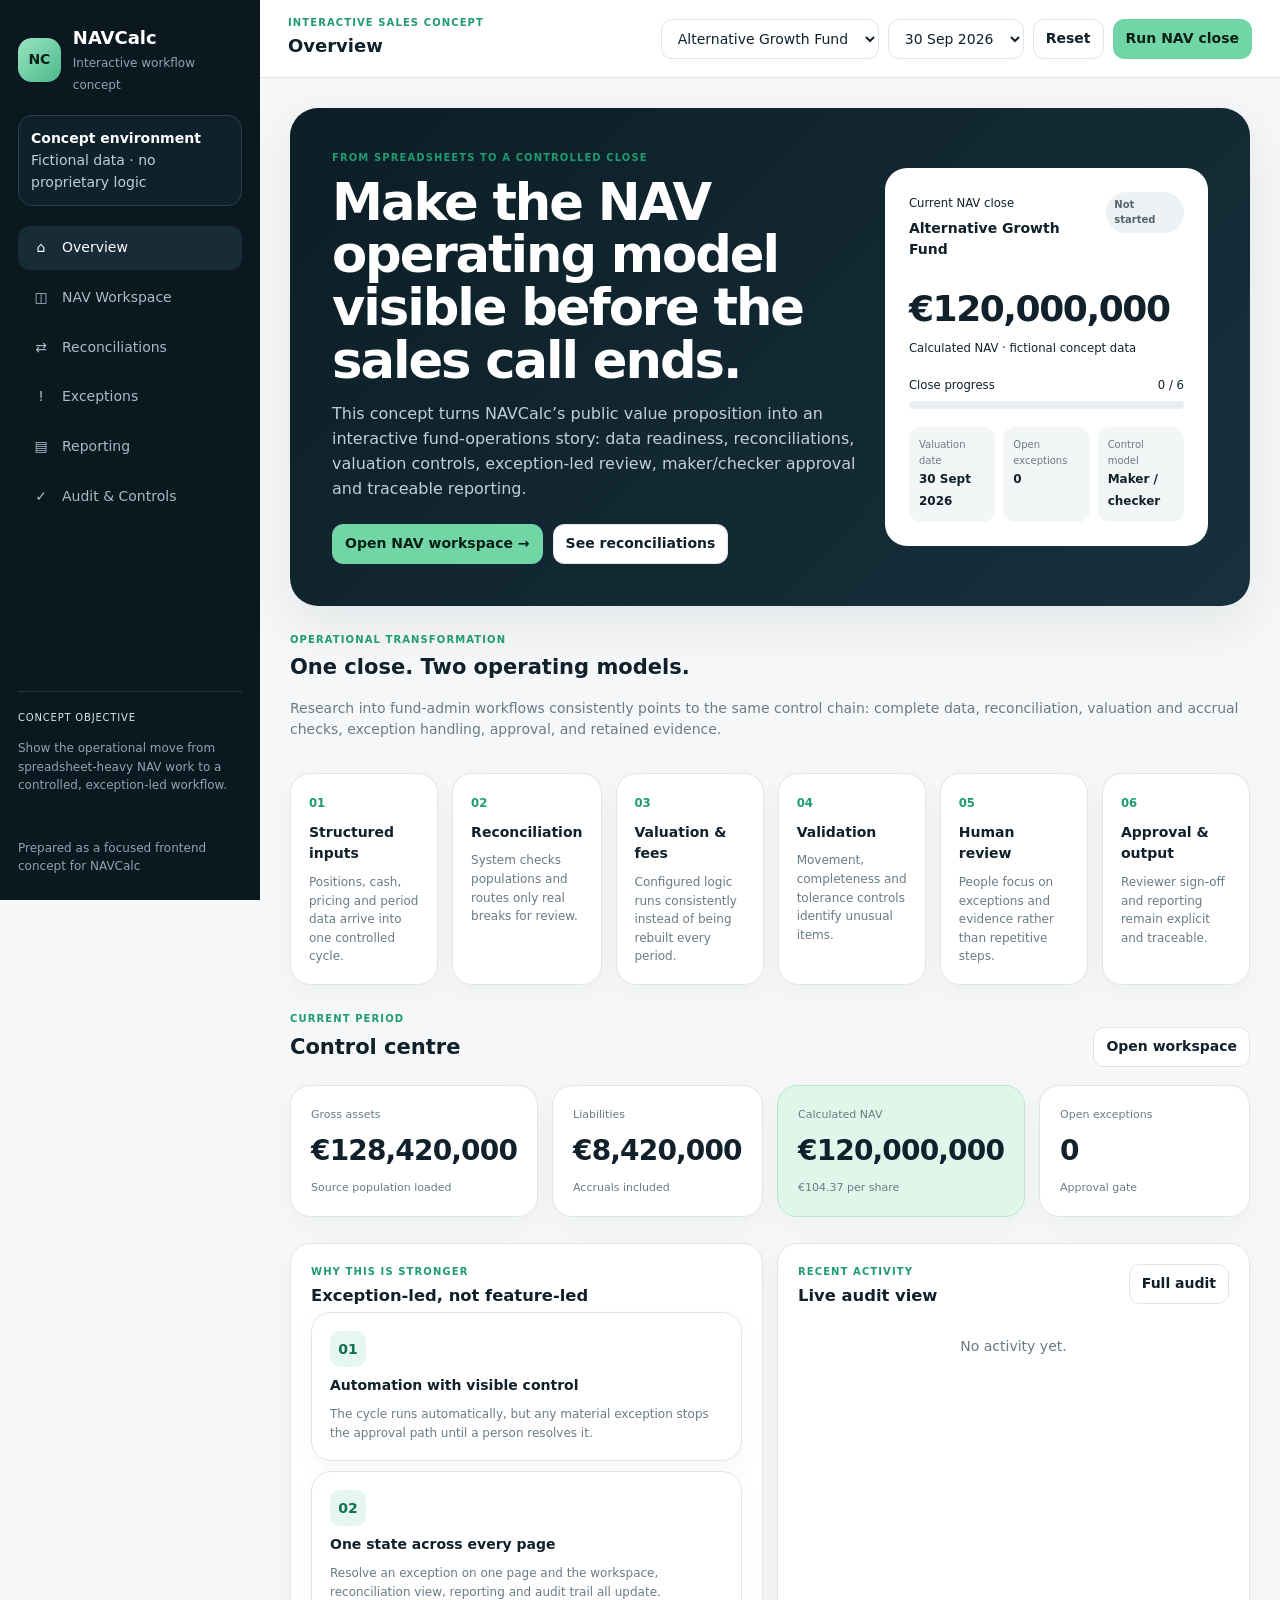
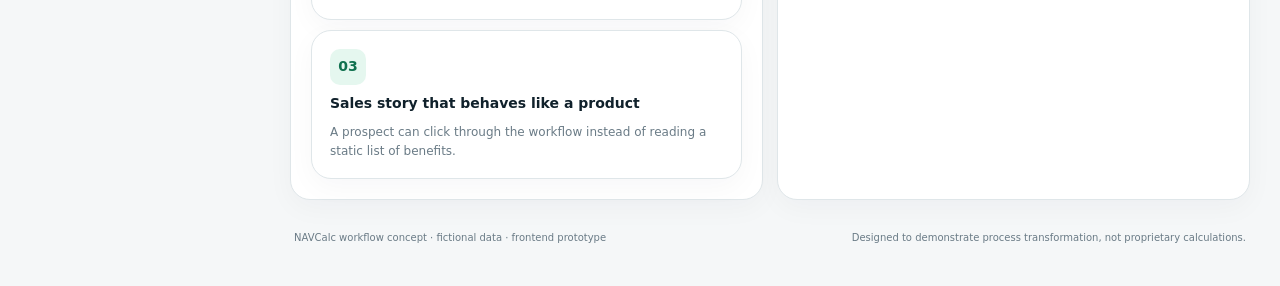
<file: index.html>
<!DOCTYPE html>
<html lang="en"><head><meta charset="UTF-8"><meta name="viewport" content="width=device-width,initial-scale=1,viewport-fit=cover"><meta name="theme-color" content="#0a1720"><meta name="description" content="NAVCalc interactive NAV operations concept demo with fictional data."><title>Overview · NAVCalc Concept</title><link rel="stylesheet" href="styles.css"></head>
<body data-page="overview"><div class="app"><aside class="sidebar" id="sidebar"><div class="brand"><div class="brand-mark">NC</div><div><strong>NAVCalc</strong><span>Interactive workflow concept</span></div></div><div class="concept-badge"><b>Concept environment</b><br>Fictional data · no proprietary logic</div><nav class="nav"><a href="index.html" class="active"><span class="nav-icon">⌂</span>Overview</a><a href="workspace.html" class=""><span class="nav-icon">◫</span>NAV Workspace</a><a href="reconciliation.html" class=""><span class="nav-icon">⇄</span>Reconciliations</a><a href="exceptions.html" class=""><span class="nav-icon">!</span>Exceptions</a><a href="reporting.html" class=""><span class="nav-icon">▤</span>Reporting</a><a href="audit.html" class=""><span class="nav-icon">✓</span>Audit & Controls</a></nav><div class="sidebar-note"><span>Concept objective</span><p>Show the operational move from spreadsheet-heavy NAV work to a controlled, exception-led workflow.</p></div><div class="sidebar-foot">Prepared as a focused frontend concept for NAVCalc</div></aside><div class="mobile-overlay" id="mobileOverlay"></div><main class="main"><header class="topbar"><div class="top-left"><button class="menu-btn" id="menuBtn" aria-label="Open navigation">☰</button><div><div class="page-kicker">Interactive sales concept</div><h2 class="page-title">Overview</h2></div></div><div class="top-actions"><select class="select" id="globalFund" aria-label="Fund scenario"><option value="growth">Alternative Growth Fund</option><option value="realestate">Real Estate Fund</option><option value="emerging">Emerging Manager Fund</option></select><select class="select" id="globalDate" aria-label="Valuation date"><option value="2026-09-30">30 Sep 2026</option><option value="2026-08-31">31 Aug 2026</option><option value="2026-07-31">31 Jul 2026</option></select><button class="btn secondary" data-action="reset">Reset</button><button class="btn accent" data-action="run-cycle">Run NAV close</button></div></header><div class="mobile-context"><select class="select" data-mobile-fund aria-label="Fund scenario mobile"><option value="growth">Alternative Growth Fund</option><option value="realestate">Real Estate Fund</option><option value="emerging">Emerging Manager Fund</option></select><select class="select" data-mobile-date aria-label="Valuation date mobile"><option value="2026-09-30">30 Sep 2026</option><option value="2026-08-31">31 Aug 2026</option><option value="2026-07-31">31 Jul 2026</option></select><button class="btn secondary" data-action="reset">Reset</button></div><div class="content">
<section class="hero"><div class="hero-grid"><div><div class="eyebrow">From spreadsheets to a controlled close</div><h1>Make the NAV operating model visible before the sales call ends.</h1><p>This concept turns NAVCalc’s public value proposition into an interactive fund-operations story: data readiness, reconciliations, valuation controls, exception-led review, maker/checker approval and traceable reporting.</p><div class="hero-actions"><a class="btn accent" href="workspace.html">Open NAV workspace →</a><a class="btn secondary" href="reconciliation.html">See reconciliations</a></div></div><div class="hero-card"><div class="hero-card-top"><div><small>Current NAV close</small><strong data-fund-name style="display:block;margin-top:4px"></strong></div><span class="status neutral" data-cycle-status></span></div><div class="hero-value" data-nav-value></div><small>Calculated NAV · fictional concept data</small><div style="margin-top:18px"><div class="row-between"><small>Close progress</small><small id="heroProgressText">0 / 6</small></div><div class="progress" style="margin-top:7px"><span id="heroProgress" style="width:0%"></span></div></div><div class="hero-mini-grid"><div class="hero-mini"><span>Valuation date</span><strong data-date-text></strong></div><div class="hero-mini"><span>Open exceptions</span><strong data-open-exceptions></strong></div><div class="hero-mini"><span>Control model</span><strong>Maker / checker</strong></div></div></div></div></section>
<section class="section"><div class="section-head"><div><div class="eyebrow">Operational transformation</div><h2>One close. Two operating models.</h2><p>Research into fund-admin workflows consistently points to the same control chain: complete data, reconciliation, valuation and accrual checks, exception handling, approval, and retained evidence.</p></div></div><div class="flow-strip"><div class="flow-item good"><small>01</small><strong>Structured inputs</strong><p>Positions, cash, pricing and period data arrive into one controlled cycle.</p></div><div class="flow-item good"><small>02</small><strong>Reconciliation</strong><p>System checks populations and routes only real breaks for review.</p></div><div class="flow-item good"><small>03</small><strong>Valuation & fees</strong><p>Configured logic runs consistently instead of being rebuilt every period.</p></div><div class="flow-item good"><small>04</small><strong>Validation</strong><p>Movement, completeness and tolerance controls identify unusual items.</p></div><div class="flow-item good"><small>05</small><strong>Human review</strong><p>People focus on exceptions and evidence rather than repetitive steps.</p></div><div class="flow-item good"><small>06</small><strong>Approval & output</strong><p>Reviewer sign-off and reporting remain explicit and traceable.</p></div></div></section>
<section class="section"><div class="section-head"><div><div class="eyebrow">Current period</div><h2>Control centre</h2></div><a class="btn secondary" href="workspace.html">Open workspace</a></div><div class="grid-4"><div class="metric-card"><div class="metric-label">Gross assets</div><div class="metric-value" id="overviewAssets">—</div><div class="metric-sub">Source population loaded</div></div><div class="metric-card"><div class="metric-label">Liabilities</div><div class="metric-value" id="overviewLiab">—</div><div class="metric-sub">Accruals included</div></div><div class="metric-card metric-accent"><div class="metric-label">Calculated NAV</div><div class="metric-value" id="overviewNav">—</div><div class="metric-sub" id="overviewPerShare">—</div></div><div class="metric-card"><div class="metric-label">Open exceptions</div><div class="metric-value" data-open-exceptions>0</div><div class="metric-sub">Approval gate</div></div></div></section>
<section class="section"><div class="grid-2"><div class="panel"><div class="panel-head"><div><div class="eyebrow">Why this is stronger</div><h3>Exception-led, not feature-led</h3></div></div><div class="mini-stack"><div class="feature-card"><div class="icon">01</div><strong>Automation with visible control</strong><p>The cycle runs automatically, but any material exception stops the approval path until a person resolves it.</p></div><div class="feature-card"><div class="icon">02</div><strong>One state across every page</strong><p>Resolve an exception on one page and the workspace, reconciliation view, reporting and audit trail all update.</p></div><div class="feature-card"><div class="icon">03</div><strong>Sales story that behaves like a product</strong><p>A prospect can click through the workflow instead of reading a static list of benefits.</p></div></div></div><div class="panel"><div class="panel-head"><div><div class="eyebrow">Recent activity</div><h3>Live audit view</h3></div><a class="btn ghost" href="audit.html">Full audit</a></div><div id="overviewAudit" class="timeline"></div></div></div></section>
<footer class="footer"><span>NAVCalc workflow concept · fictional data · frontend prototype</span><span>Designed to demonstrate process transformation, not proprietary calculations.</span></footer></div></main></div><div class="toast-stack" id="toastStack"></div><div class="modal-backdrop" id="modalBackdrop" hidden><div class="modal"><button class="modal-close" id="modalClose" aria-label="Close">×</button><div class="eyebrow">Controlled workflow</div><h3 id="modalTitle">Detail</h3><div id="modalBody"></div><div class="modal-actions" id="modalActions"></div></div></div><script src="app.js"></script></body></html>
</file>
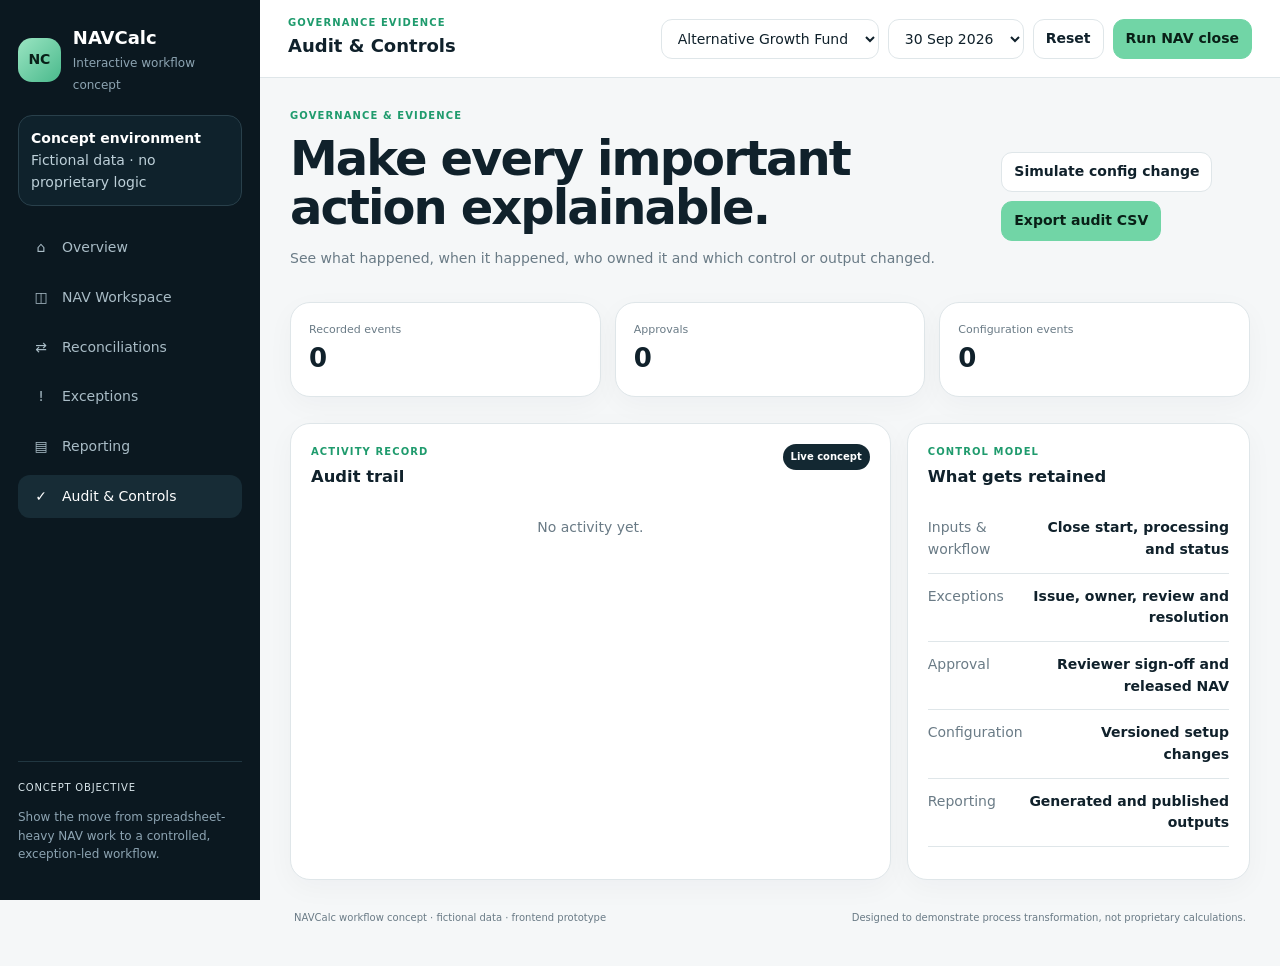
<file: audit.html>
<!DOCTYPE html><html lang="en"><head><meta charset="UTF-8"><meta name="viewport" content="width=device-width,initial-scale=1,viewport-fit=cover"><meta name="theme-color" content="#08141c"><title>Audit & Controls · NAVCalc Concept</title><link rel="stylesheet" href="styles.css"></head><body data-page="audit"><div class="app"><aside class="sidebar" id="sidebar"><div class="brand"><div class="brand-mark">NC</div><div><strong>NAVCalc</strong><span>Interactive workflow concept</span></div></div><div class="concept-badge"><b>Concept environment</b><br>Fictional data · no proprietary logic</div><nav class="nav"><a href="index.html" class=""><span class="nav-icon">⌂</span>Overview</a><a href="workspace.html" class=""><span class="nav-icon">◫</span>NAV Workspace</a><a href="reconciliation.html" class=""><span class="nav-icon">⇄</span>Reconciliations</a><a href="exceptions.html" class=""><span class="nav-icon">!</span>Exceptions</a><a href="reporting.html" class=""><span class="nav-icon">▤</span>Reporting</a><a href="audit.html" class="active"><span class="nav-icon">✓</span>Audit & Controls</a></nav><div class="sidebar-note"><span>Concept objective</span><p>Show the move from spreadsheet-heavy NAV work to a controlled, exception-led workflow.</p></div></aside><div class="mobile-overlay" id="mobileOverlay"></div><main class="main"><header class="topbar"><div class="top-left"><button class="menu-btn" id="menuBtn" aria-label="Open navigation">☰</button><div><div class="page-kicker">Governance evidence</div><h2 class="page-title">Audit & Controls</h2></div></div><div class="top-actions"><select class="select" id="globalFund"><option value="growth">Alternative Growth Fund</option><option value="realestate">Real Estate Fund</option><option value="emerging">Emerging Manager Fund</option></select><select class="select" id="globalDate"><option value="2026-09-30">30 Sep 2026</option><option value="2026-08-31">31 Aug 2026</option><option value="2026-07-31">31 Jul 2026</option></select><button class="btn secondary" data-action="reset">Reset</button><button class="btn accent" data-action="run-cycle">Run NAV close</button></div></header><div class="mobile-context"><select class="select" data-mobile-fund><option value="growth">Alternative Growth Fund</option><option value="realestate">Real Estate Fund</option><option value="emerging">Emerging Manager Fund</option></select><select class="select" data-mobile-date><option value="2026-09-30">30 Sep 2026</option><option value="2026-08-31">31 Aug 2026</option><option value="2026-07-31">31 Jul 2026</option></select></div><div class="content">
<div class="page-intro"><div><div class="eyebrow">Governance & evidence</div><h1>Make every important action explainable.</h1><p>See what happened, when it happened, who owned it and which control or output changed.</p></div><div class="inline-actions"><button class="btn secondary" data-action="config-change">Simulate config change</button><button class="btn accent" data-action="export-audit">Export audit CSV</button></div></div>
<div class="audit-summary"><div><span>Recorded events</span><strong id="auditCount">0</strong></div><div><span>Approvals</span><strong id="approvalCount">0</strong></div><div><span>Configuration events</span><strong id="configCount">0</strong></div></div>
<section class="section"><div class="split-layout"><div class="panel"><div class="panel-head"><div><div class="eyebrow">Activity record</div><h3>Audit trail</h3></div><span class="status dark">Live concept</span></div><div class="timeline" id="auditTimeline"></div></div><div class="panel detail-card"><div class="panel-head"><div><div class="eyebrow">Control model</div><h3>What gets retained</h3></div></div><div class="detail-list"><div class="detail-row"><span>Inputs & workflow</span><strong>Close start, processing and status</strong></div><div class="detail-row"><span>Exceptions</span><strong>Issue, owner, review and resolution</strong></div><div class="detail-row"><span>Approval</span><strong>Reviewer sign-off and released NAV</strong></div><div class="detail-row"><span>Configuration</span><strong>Versioned setup changes</strong></div><div class="detail-row"><span>Reporting</span><strong>Generated and published outputs</strong></div></div></div></div></section><footer class="footer"><span>NAVCalc workflow concept · fictional data · frontend prototype</span><span>Designed to demonstrate process transformation, not proprietary calculations.</span></footer></div></main></div><div class="toast-stack" id="toastStack"></div><div class="modal-backdrop" id="modalBackdrop" hidden><div class="modal"><button class="modal-close" id="modalClose">×</button><div class="eyebrow">Controlled workflow</div><h3 id="modalTitle"></h3><div id="modalBody"></div><div class="modal-actions" id="modalActions"></div></div></div><script src="app.js"></script></body></html>
</file>
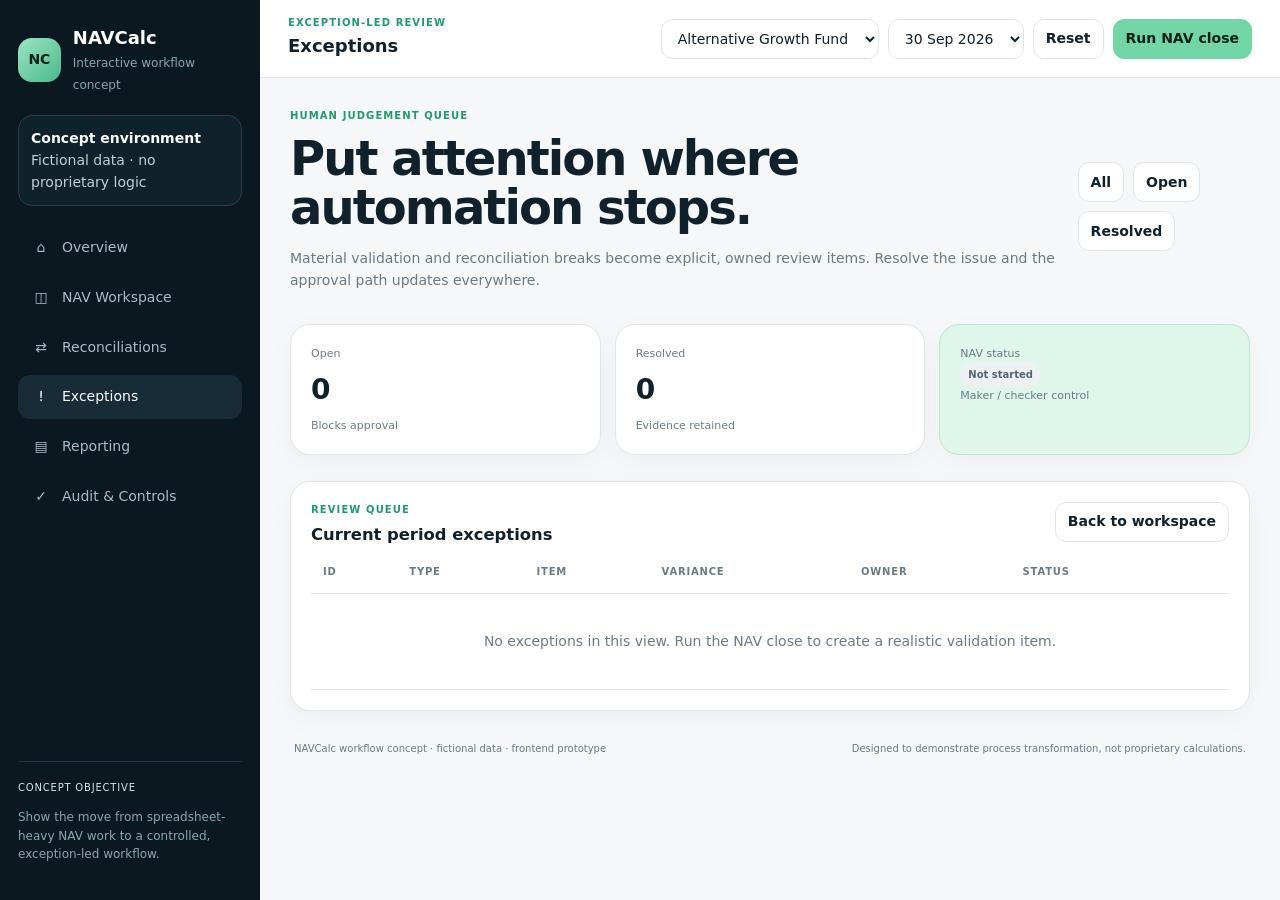
<file: exceptions.html>
<!DOCTYPE html><html lang="en"><head><meta charset="UTF-8"><meta name="viewport" content="width=device-width,initial-scale=1,viewport-fit=cover"><meta name="theme-color" content="#08141c"><title>Exceptions · NAVCalc Concept</title><link rel="stylesheet" href="styles.css"></head><body data-page="exceptions"><div class="app"><aside class="sidebar" id="sidebar"><div class="brand"><div class="brand-mark">NC</div><div><strong>NAVCalc</strong><span>Interactive workflow concept</span></div></div><div class="concept-badge"><b>Concept environment</b><br>Fictional data · no proprietary logic</div><nav class="nav"><a href="index.html" class=""><span class="nav-icon">⌂</span>Overview</a><a href="workspace.html" class=""><span class="nav-icon">◫</span>NAV Workspace</a><a href="reconciliation.html" class=""><span class="nav-icon">⇄</span>Reconciliations</a><a href="exceptions.html" class="active"><span class="nav-icon">!</span>Exceptions</a><a href="reporting.html" class=""><span class="nav-icon">▤</span>Reporting</a><a href="audit.html" class=""><span class="nav-icon">✓</span>Audit & Controls</a></nav><div class="sidebar-note"><span>Concept objective</span><p>Show the move from spreadsheet-heavy NAV work to a controlled, exception-led workflow.</p></div></aside><div class="mobile-overlay" id="mobileOverlay"></div><main class="main"><header class="topbar"><div class="top-left"><button class="menu-btn" id="menuBtn" aria-label="Open navigation">☰</button><div><div class="page-kicker">Exception-led review</div><h2 class="page-title">Exceptions</h2></div></div><div class="top-actions"><select class="select" id="globalFund"><option value="growth">Alternative Growth Fund</option><option value="realestate">Real Estate Fund</option><option value="emerging">Emerging Manager Fund</option></select><select class="select" id="globalDate"><option value="2026-09-30">30 Sep 2026</option><option value="2026-08-31">31 Aug 2026</option><option value="2026-07-31">31 Jul 2026</option></select><button class="btn secondary" data-action="reset">Reset</button><button class="btn accent" data-action="run-cycle">Run NAV close</button></div></header><div class="mobile-context"><select class="select" data-mobile-fund><option value="growth">Alternative Growth Fund</option><option value="realestate">Real Estate Fund</option><option value="emerging">Emerging Manager Fund</option></select><select class="select" data-mobile-date><option value="2026-09-30">30 Sep 2026</option><option value="2026-08-31">31 Aug 2026</option><option value="2026-07-31">31 Jul 2026</option></select></div><div class="content">
<div class="page-intro"><div><div class="eyebrow">Human judgement queue</div><h1>Put attention where automation stops.</h1><p>Material validation and reconciliation breaks become explicit, owned review items. Resolve the issue and the approval path updates everywhere.</p></div><div class="inline-actions"><button class="btn secondary" data-action="filter-exception" data-filter="all">All</button><button class="btn secondary" data-action="filter-exception" data-filter="open">Open</button><button class="btn secondary" data-action="filter-exception" data-filter="resolved">Resolved</button></div></div>
<div class="grid-3"><div class="metric-card"><div class="metric-label">Open</div><div class="metric-value" id="exceptionOpenCount">0</div><div class="metric-sub">Blocks approval</div></div><div class="metric-card"><div class="metric-label">Resolved</div><div class="metric-value" id="exceptionResolvedCount">0</div><div class="metric-sub">Evidence retained</div></div><div class="metric-card metric-accent"><div class="metric-label">NAV status</div><div class="metric-value small" data-cycle-status>Not started</div><div class="metric-sub">Maker / checker control</div></div></div>
<section class="section"><div class="panel"><div class="panel-head"><div><div class="eyebrow">Review queue</div><h3>Current period exceptions</h3></div><a class="btn ghost" href="workspace.html">Back to workspace</a></div><div class="table-wrap"><table><thead><tr><th>ID</th><th>Type</th><th>Item</th><th>Variance</th><th>Owner</th><th>Status</th><th></th></tr></thead><tbody id="exceptionRows"></tbody></table></div></div></section><footer class="footer"><span>NAVCalc workflow concept · fictional data · frontend prototype</span><span>Designed to demonstrate process transformation, not proprietary calculations.</span></footer></div></main></div><div class="toast-stack" id="toastStack"></div><div class="modal-backdrop" id="modalBackdrop" hidden><div class="modal"><button class="modal-close" id="modalClose">×</button><div class="eyebrow">Controlled workflow</div><h3 id="modalTitle"></h3><div id="modalBody"></div><div class="modal-actions" id="modalActions"></div></div></div><script src="app.js"></script></body></html>
</file>
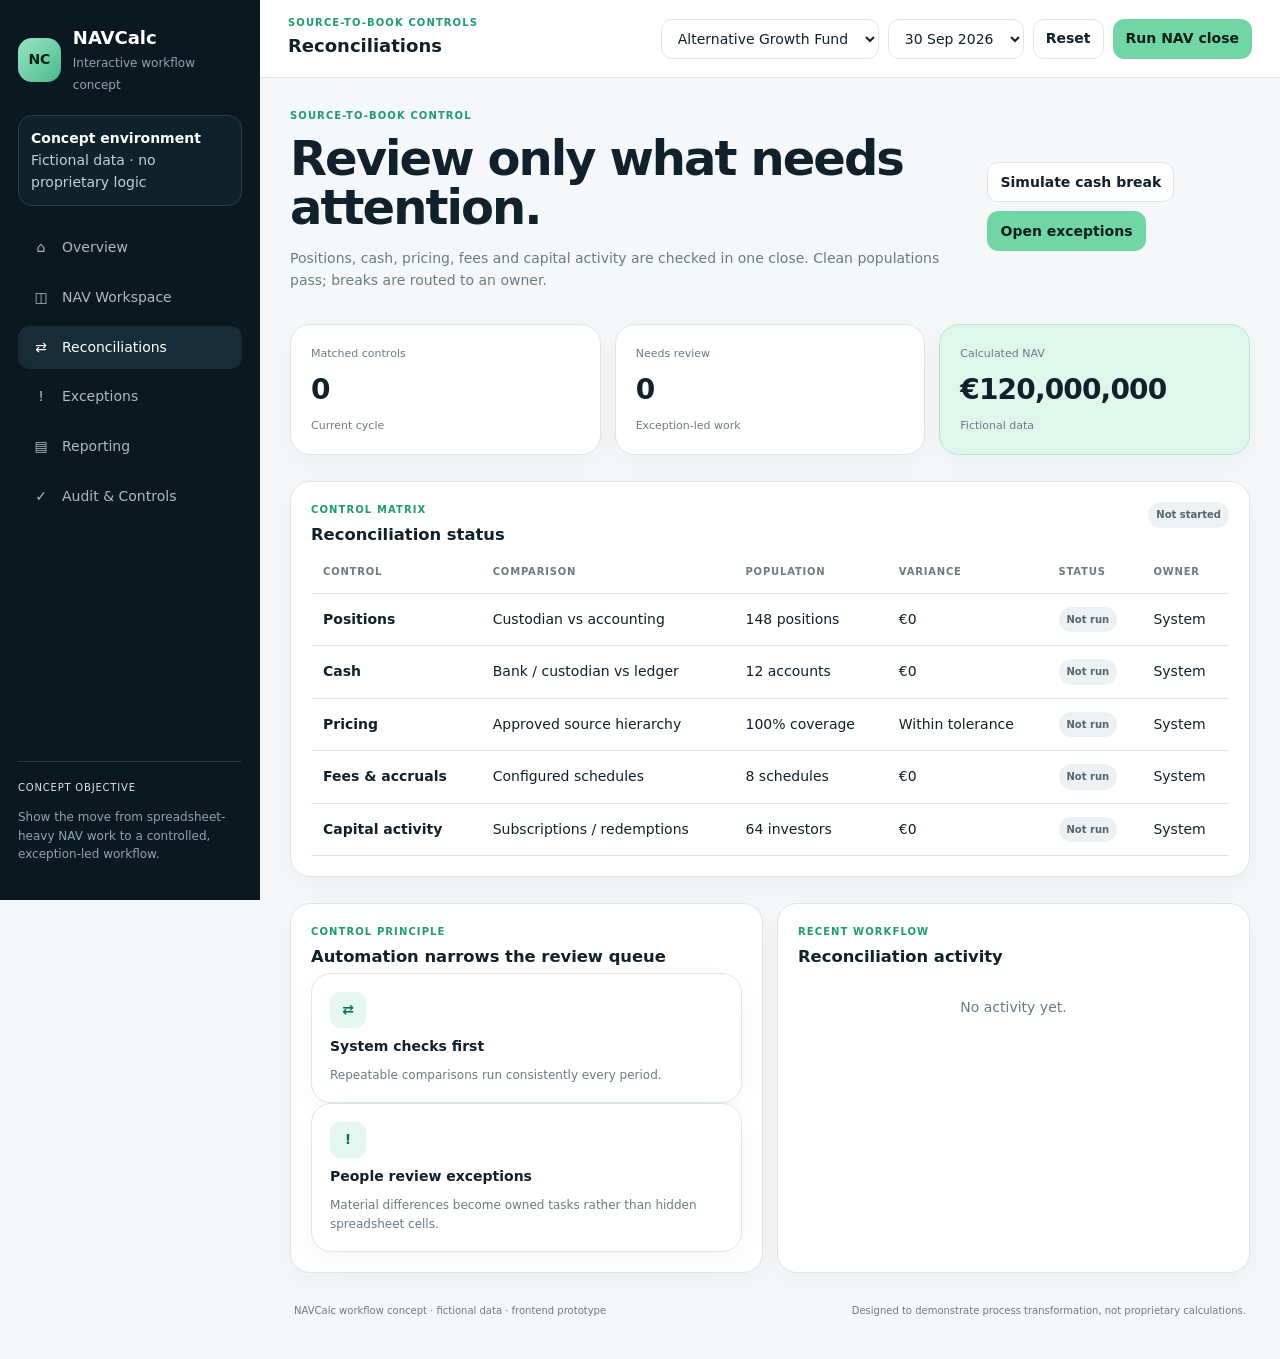
<file: reconciliation.html>
<!DOCTYPE html><html lang="en"><head><meta charset="UTF-8"><meta name="viewport" content="width=device-width,initial-scale=1,viewport-fit=cover"><meta name="theme-color" content="#08141c"><title>Reconciliations · NAVCalc Concept</title><link rel="stylesheet" href="styles.css"></head><body data-page="reconciliation"><div class="app"><aside class="sidebar" id="sidebar"><div class="brand"><div class="brand-mark">NC</div><div><strong>NAVCalc</strong><span>Interactive workflow concept</span></div></div><div class="concept-badge"><b>Concept environment</b><br>Fictional data · no proprietary logic</div><nav class="nav"><a href="index.html" class=""><span class="nav-icon">⌂</span>Overview</a><a href="workspace.html" class=""><span class="nav-icon">◫</span>NAV Workspace</a><a href="reconciliation.html" class="active"><span class="nav-icon">⇄</span>Reconciliations</a><a href="exceptions.html" class=""><span class="nav-icon">!</span>Exceptions</a><a href="reporting.html" class=""><span class="nav-icon">▤</span>Reporting</a><a href="audit.html" class=""><span class="nav-icon">✓</span>Audit & Controls</a></nav><div class="sidebar-note"><span>Concept objective</span><p>Show the move from spreadsheet-heavy NAV work to a controlled, exception-led workflow.</p></div></aside><div class="mobile-overlay" id="mobileOverlay"></div><main class="main"><header class="topbar"><div class="top-left"><button class="menu-btn" id="menuBtn" aria-label="Open navigation">☰</button><div><div class="page-kicker">Source-to-book controls</div><h2 class="page-title">Reconciliations</h2></div></div><div class="top-actions"><select class="select" id="globalFund"><option value="growth">Alternative Growth Fund</option><option value="realestate">Real Estate Fund</option><option value="emerging">Emerging Manager Fund</option></select><select class="select" id="globalDate"><option value="2026-09-30">30 Sep 2026</option><option value="2026-08-31">31 Aug 2026</option><option value="2026-07-31">31 Jul 2026</option></select><button class="btn secondary" data-action="reset">Reset</button><button class="btn accent" data-action="run-cycle">Run NAV close</button></div></header><div class="mobile-context"><select class="select" data-mobile-fund><option value="growth">Alternative Growth Fund</option><option value="realestate">Real Estate Fund</option><option value="emerging">Emerging Manager Fund</option></select><select class="select" data-mobile-date><option value="2026-09-30">30 Sep 2026</option><option value="2026-08-31">31 Aug 2026</option><option value="2026-07-31">31 Jul 2026</option></select></div><div class="content">
<div class="page-intro"><div><div class="eyebrow">Source-to-book control</div><h1>Review only what needs attention.</h1><p>Positions, cash, pricing, fees and capital activity are checked in one close. Clean populations pass; breaks are routed to an owner.</p></div><div class="inline-actions"><button class="btn secondary" data-action="simulate-break">Simulate cash break</button><a class="btn accent" href="exceptions.html">Open exceptions</a></div></div>
<div class="grid-3"><div class="metric-card"><div class="metric-label">Matched controls</div><div class="metric-value" id="matchedCount">0</div><div class="metric-sub">Current cycle</div></div><div class="metric-card"><div class="metric-label">Needs review</div><div class="metric-value" id="reviewCount">0</div><div class="metric-sub">Exception-led work</div></div><div class="metric-card metric-accent"><div class="metric-label">Calculated NAV</div><div class="metric-value" data-nav-value>—</div><div class="metric-sub">Fictional data</div></div></div>
<section class="section"><div class="panel"><div class="panel-head"><div><div class="eyebrow">Control matrix</div><h3>Reconciliation status</h3></div><span class="status neutral" data-cycle-status></span></div><div class="table-wrap"><table><thead><tr><th>Control</th><th>Comparison</th><th>Population</th><th>Variance</th><th>Status</th><th>Owner</th></tr></thead><tbody id="reconBody"></tbody></table></div></div></section>
<section class="section"><div class="grid-2"><div class="panel"><div class="panel-head"><div><div class="eyebrow">Control principle</div><h3>Automation narrows the review queue</h3></div></div><div class="feature-card"><div class="icon">⇄</div><strong>System checks first</strong><p>Repeatable comparisons run consistently every period.</p></div><div class="feature-card"><div class="icon">!</div><strong>People review exceptions</strong><p>Material differences become owned tasks rather than hidden spreadsheet cells.</p></div></div><div class="panel"><div class="panel-head"><div><div class="eyebrow">Recent workflow</div><h3>Reconciliation activity</h3></div></div><div class="timeline" id="reconAudit"></div></div></div></section><footer class="footer"><span>NAVCalc workflow concept · fictional data · frontend prototype</span><span>Designed to demonstrate process transformation, not proprietary calculations.</span></footer></div></main></div><div class="toast-stack" id="toastStack"></div><div class="modal-backdrop" id="modalBackdrop" hidden><div class="modal"><button class="modal-close" id="modalClose">×</button><div class="eyebrow">Controlled workflow</div><h3 id="modalTitle"></h3><div id="modalBody"></div><div class="modal-actions" id="modalActions"></div></div></div><script src="app.js"></script></body></html>
</file>
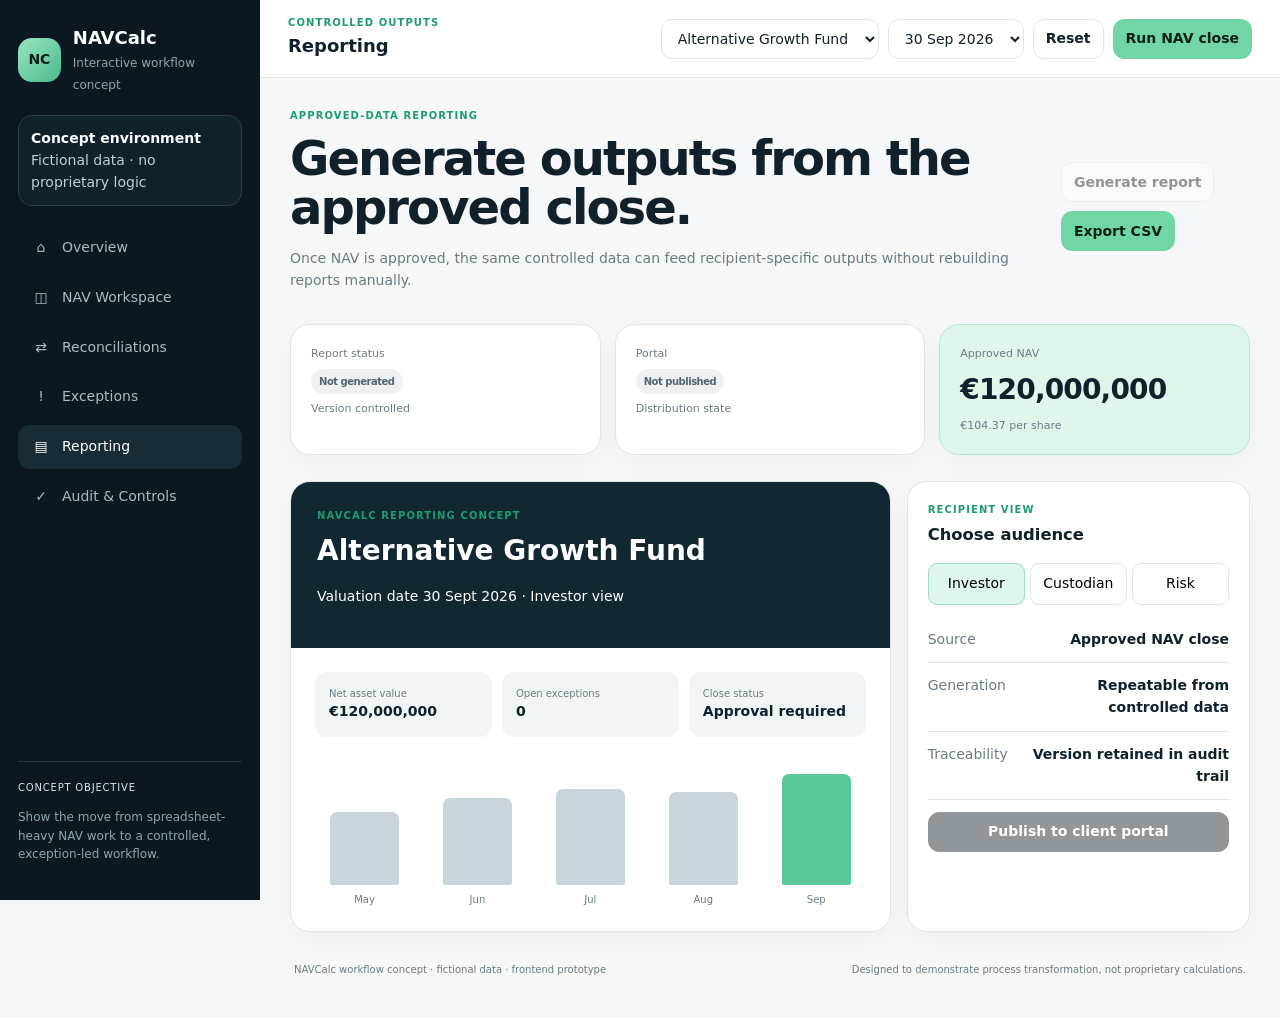
<file: reporting.html>
<!DOCTYPE html><html lang="en"><head><meta charset="UTF-8"><meta name="viewport" content="width=device-width,initial-scale=1,viewport-fit=cover"><meta name="theme-color" content="#08141c"><title>Reporting · NAVCalc Concept</title><link rel="stylesheet" href="styles.css"></head><body data-page="reporting"><div class="app"><aside class="sidebar" id="sidebar"><div class="brand"><div class="brand-mark">NC</div><div><strong>NAVCalc</strong><span>Interactive workflow concept</span></div></div><div class="concept-badge"><b>Concept environment</b><br>Fictional data · no proprietary logic</div><nav class="nav"><a href="index.html" class=""><span class="nav-icon">⌂</span>Overview</a><a href="workspace.html" class=""><span class="nav-icon">◫</span>NAV Workspace</a><a href="reconciliation.html" class=""><span class="nav-icon">⇄</span>Reconciliations</a><a href="exceptions.html" class=""><span class="nav-icon">!</span>Exceptions</a><a href="reporting.html" class="active"><span class="nav-icon">▤</span>Reporting</a><a href="audit.html" class=""><span class="nav-icon">✓</span>Audit & Controls</a></nav><div class="sidebar-note"><span>Concept objective</span><p>Show the move from spreadsheet-heavy NAV work to a controlled, exception-led workflow.</p></div></aside><div class="mobile-overlay" id="mobileOverlay"></div><main class="main"><header class="topbar"><div class="top-left"><button class="menu-btn" id="menuBtn" aria-label="Open navigation">☰</button><div><div class="page-kicker">Controlled outputs</div><h2 class="page-title">Reporting</h2></div></div><div class="top-actions"><select class="select" id="globalFund"><option value="growth">Alternative Growth Fund</option><option value="realestate">Real Estate Fund</option><option value="emerging">Emerging Manager Fund</option></select><select class="select" id="globalDate"><option value="2026-09-30">30 Sep 2026</option><option value="2026-08-31">31 Aug 2026</option><option value="2026-07-31">31 Jul 2026</option></select><button class="btn secondary" data-action="reset">Reset</button><button class="btn accent" data-action="run-cycle">Run NAV close</button></div></header><div class="mobile-context"><select class="select" data-mobile-fund><option value="growth">Alternative Growth Fund</option><option value="realestate">Real Estate Fund</option><option value="emerging">Emerging Manager Fund</option></select><select class="select" data-mobile-date><option value="2026-09-30">30 Sep 2026</option><option value="2026-08-31">31 Aug 2026</option><option value="2026-07-31">31 Jul 2026</option></select></div><div class="content">
<div class="page-intro"><div><div class="eyebrow">Approved-data reporting</div><h1>Generate outputs from the approved close.</h1><p>Once NAV is approved, the same controlled data can feed recipient-specific outputs without rebuilding reports manually.</p></div><div class="inline-actions"><button class="btn secondary" id="generateBtn" data-action="generate-report">Generate report</button><button class="btn accent" data-action="export-report">Export CSV</button></div></div>
<div class="grid-3"><div class="metric-card"><div class="metric-label">Report status</div><div class="metric-value small"><span id="reportGenerated" class="status neutral">Not generated</span></div><div class="metric-sub">Version controlled</div></div><div class="metric-card"><div class="metric-label">Portal</div><div class="metric-value small"><span id="publishState" class="status neutral">Not published</span></div><div class="metric-sub">Distribution state</div></div><div class="metric-card metric-accent"><div class="metric-label">Approved NAV</div><div class="metric-value" id="reportNav">—</div><div class="metric-sub" id="reportShare">—</div></div></div>
<section class="section"><div class="split-layout"><div class="report-preview"><div class="report-cover"><div class="eyebrow">NAVCalc reporting concept</div><h3 data-fund-name></h3><p>Valuation date <span id="reportDate"></span> · <span id="reportAudience"></span> view</p></div><div class="report-body"><div class="report-metrics"><div class="report-metric"><span>Net asset value</span><strong data-nav-value></strong></div><div class="report-metric"><span>Open exceptions</span><strong data-open-exceptions></strong></div><div class="report-metric"><span>Close status</span><strong id="reportStatusText">Approval required</strong></div></div><div class="bar-chart"><div class="bar-wrap"><div class="bar" style="height:52%"></div><span>May</span></div><div class="bar-wrap"><div class="bar" style="height:62%"></div><span>Jun</span></div><div class="bar-wrap"><div class="bar" style="height:68%"></div><span>Jul</span></div><div class="bar-wrap"><div class="bar" style="height:66%"></div><span>Aug</span></div><div class="bar-wrap"><div class="bar alt" style="height:79%"></div><span>Sep</span></div></div></div></div><div class="panel detail-card"><div class="panel-head"><div><div class="eyebrow">Recipient view</div><h3>Choose audience</h3></div></div><div class="compare-toggle"><button data-action="audience" data-audience="Investor">Investor</button><button data-action="audience" data-audience="Custodian">Custodian</button><button data-action="audience" data-audience="Risk">Risk</button></div><div class="detail-list"><div class="detail-row"><span>Source</span><strong>Approved NAV close</strong></div><div class="detail-row"><span>Generation</span><strong>Repeatable from controlled data</strong></div><div class="detail-row"><span>Traceability</span><strong>Version retained in audit trail</strong></div></div><button class="btn primary" id="publishBtn" data-action="publish-report" style="width:100%">Publish to client portal</button></div></div></section><footer class="footer"><span>NAVCalc workflow concept · fictional data · frontend prototype</span><span>Designed to demonstrate process transformation, not proprietary calculations.</span></footer></div></main></div><div class="toast-stack" id="toastStack"></div><div class="modal-backdrop" id="modalBackdrop" hidden><div class="modal"><button class="modal-close" id="modalClose">×</button><div class="eyebrow">Controlled workflow</div><h3 id="modalTitle"></h3><div id="modalBody"></div><div class="modal-actions" id="modalActions"></div></div></div><script src="app.js"></script></body></html>
</file>
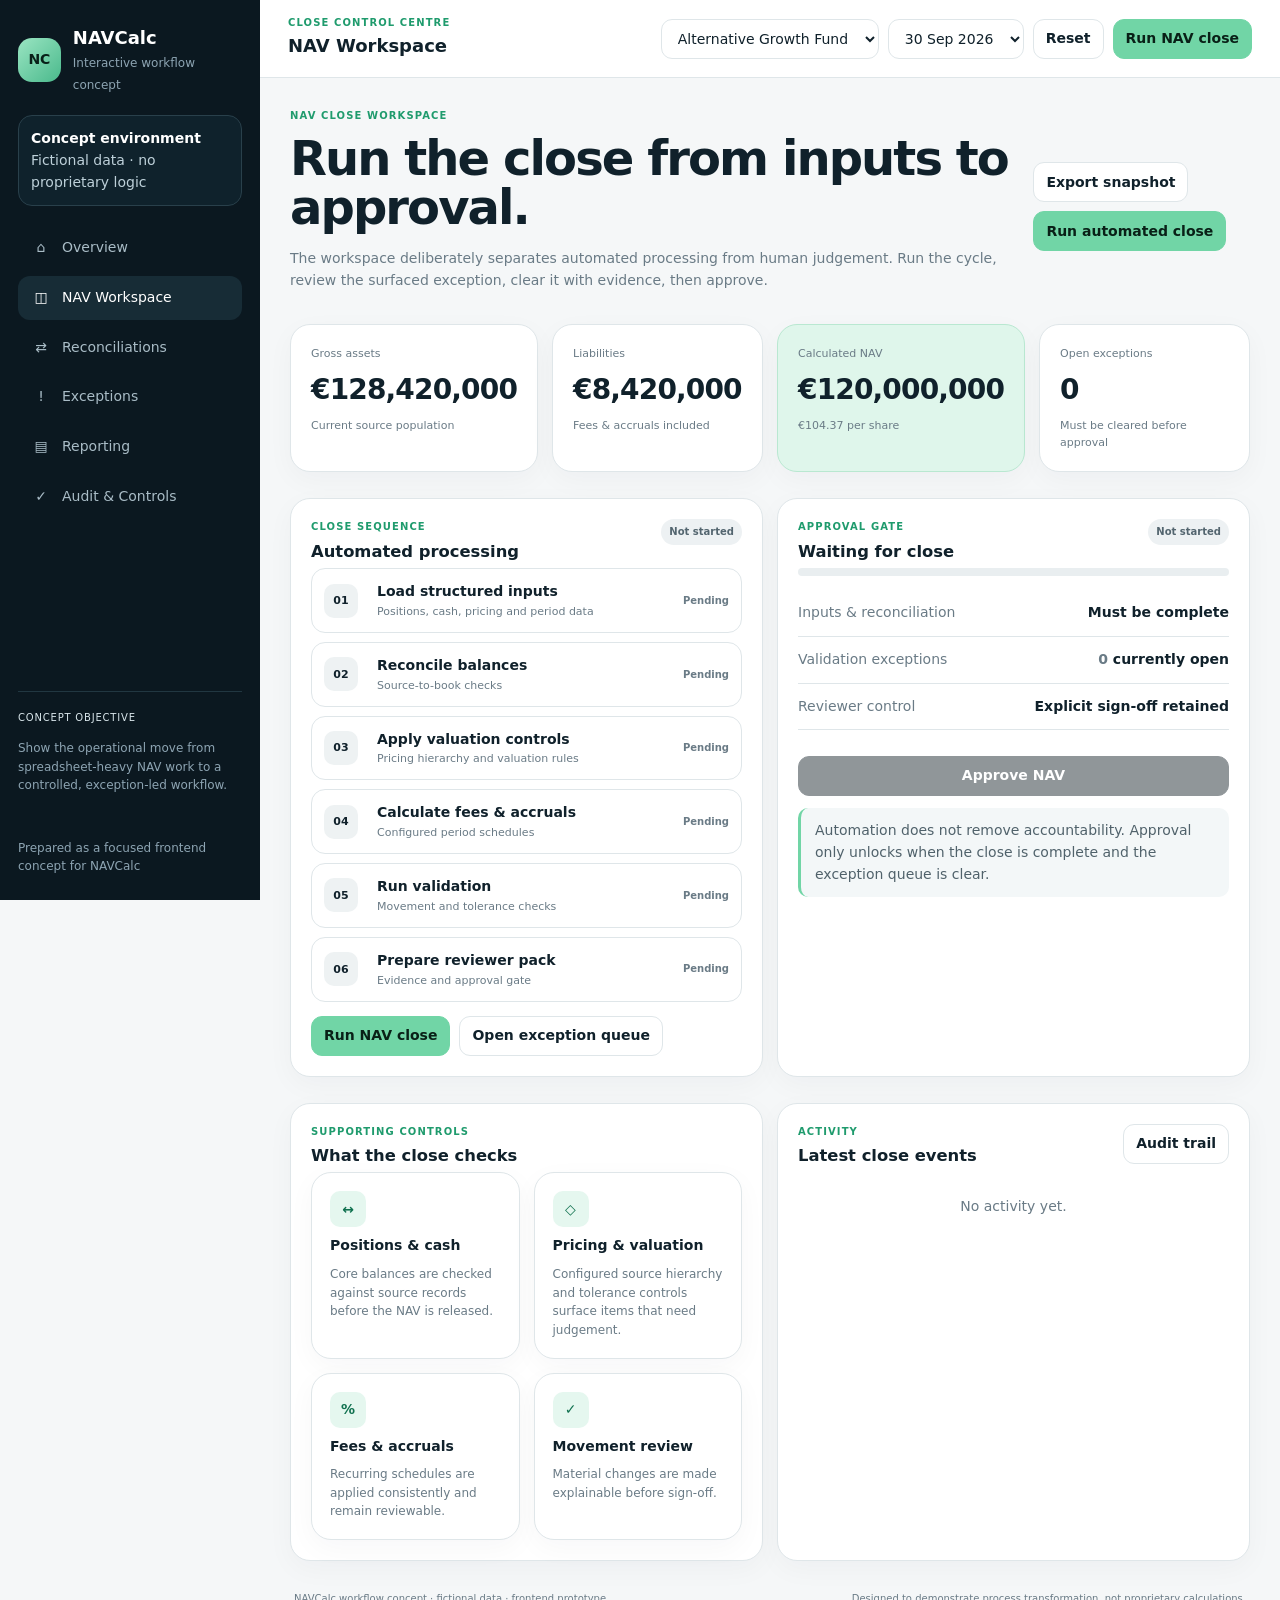
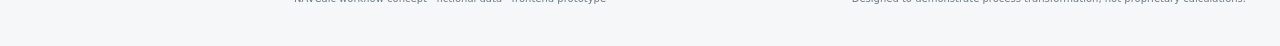
<file: workspace.html>
<!DOCTYPE html>
<html lang="en"><head><meta charset="UTF-8"><meta name="viewport" content="width=device-width,initial-scale=1,viewport-fit=cover"><meta name="theme-color" content="#0a1720"><meta name="description" content="NAVCalc interactive NAV operations concept demo with fictional data."><title>NAV Workspace · NAVCalc Concept</title><link rel="stylesheet" href="styles.css"></head>
<body data-page="workspace"><div class="app"><aside class="sidebar" id="sidebar"><div class="brand"><div class="brand-mark">NC</div><div><strong>NAVCalc</strong><span>Interactive workflow concept</span></div></div><div class="concept-badge"><b>Concept environment</b><br>Fictional data · no proprietary logic</div><nav class="nav"><a href="index.html" class=""><span class="nav-icon">⌂</span>Overview</a><a href="workspace.html" class="active"><span class="nav-icon">◫</span>NAV Workspace</a><a href="reconciliation.html" class=""><span class="nav-icon">⇄</span>Reconciliations</a><a href="exceptions.html" class=""><span class="nav-icon">!</span>Exceptions</a><a href="reporting.html" class=""><span class="nav-icon">▤</span>Reporting</a><a href="audit.html" class=""><span class="nav-icon">✓</span>Audit & Controls</a></nav><div class="sidebar-note"><span>Concept objective</span><p>Show the operational move from spreadsheet-heavy NAV work to a controlled, exception-led workflow.</p></div><div class="sidebar-foot">Prepared as a focused frontend concept for NAVCalc</div></aside><div class="mobile-overlay" id="mobileOverlay"></div><main class="main"><header class="topbar"><div class="top-left"><button class="menu-btn" id="menuBtn" aria-label="Open navigation">☰</button><div><div class="page-kicker">Close control centre</div><h2 class="page-title">NAV Workspace</h2></div></div><div class="top-actions"><select class="select" id="globalFund" aria-label="Fund scenario"><option value="growth">Alternative Growth Fund</option><option value="realestate">Real Estate Fund</option><option value="emerging">Emerging Manager Fund</option></select><select class="select" id="globalDate" aria-label="Valuation date"><option value="2026-09-30">30 Sep 2026</option><option value="2026-08-31">31 Aug 2026</option><option value="2026-07-31">31 Jul 2026</option></select><button class="btn secondary" data-action="reset">Reset</button><button class="btn accent" data-action="run-cycle">Run NAV close</button></div></header><div class="mobile-context"><select class="select" data-mobile-fund aria-label="Fund scenario mobile"><option value="growth">Alternative Growth Fund</option><option value="realestate">Real Estate Fund</option><option value="emerging">Emerging Manager Fund</option></select><select class="select" data-mobile-date aria-label="Valuation date mobile"><option value="2026-09-30">30 Sep 2026</option><option value="2026-08-31">31 Aug 2026</option><option value="2026-07-31">31 Jul 2026</option></select><button class="btn secondary" data-action="reset">Reset</button></div><div class="content">
<div class="page-intro"><div><div class="eyebrow">NAV close workspace</div><h1>Run the close from inputs to approval.</h1><p>The workspace deliberately separates automated processing from human judgement. Run the cycle, review the surfaced exception, clear it with evidence, then approve.</p></div><div class="inline-actions"><button class="btn secondary" data-action="export-snapshot">Export snapshot</button><button class="btn accent" data-action="run-cycle">Run automated close</button></div></div>
<div class="grid-4"><div class="metric-card"><div class="metric-label">Gross assets</div><div class="metric-value" id="wsGross">—</div><div class="metric-sub">Current source population</div></div><div class="metric-card"><div class="metric-label">Liabilities</div><div class="metric-value" id="wsLiab">—</div><div class="metric-sub">Fees & accruals included</div></div><div class="metric-card metric-accent"><div class="metric-label">Calculated NAV</div><div class="metric-value" id="wsNav">—</div><div class="metric-sub" id="wsPerShare">—</div></div><div class="metric-card"><div class="metric-label">Open exceptions</div><div class="metric-value" data-open-exceptions>0</div><div class="metric-sub">Must be cleared before approval</div></div></div>
<section class="section"><div class="grid-2"><div class="panel"><div class="panel-head"><div><div class="eyebrow">Close sequence</div><h3>Automated processing</h3></div><span class="status neutral" data-cycle-status></span></div><div id="stepper" class="stepper"></div><div class="inline-actions" style="margin-top:14px"><button class="btn accent" data-action="run-cycle">Run NAV close</button><a class="btn secondary" href="exceptions.html">Open exception queue</a></div></div><div class="panel"><div class="panel-head"><div><div class="eyebrow">Approval gate</div><h3 id="readinessText">Waiting for close</h3></div><span class="status neutral" data-cycle-status></span></div><div class="progress"><span id="readinessProgress" style="width:0%"></span></div><div class="detail-list" style="margin-top:14px"><div class="detail-row"><span>Inputs & reconciliation</span><strong>Must be complete</strong></div><div class="detail-row"><span>Validation exceptions</span><strong><span data-open-exceptions>0</span> currently open</strong></div><div class="detail-row"><span>Reviewer control</span><strong>Explicit sign-off retained</strong></div></div><button class="btn primary" id="approvalBtn" data-action="approve" style="width:100%;margin-top:14px">Approve NAV</button><div class="callout" style="margin-top:12px">Automation does not remove accountability. Approval only unlocks when the close is complete and the exception queue is clear.</div></div></div></section>
<section class="section"><div class="grid-2"><div class="panel"><div class="panel-head"><div><div class="eyebrow">Supporting controls</div><h3>What the close checks</h3></div></div><div class="grid-2"><div class="feature-card"><div class="icon">↔</div><strong>Positions & cash</strong><p>Core balances are checked against source records before the NAV is released.</p></div><div class="feature-card"><div class="icon">◇</div><strong>Pricing & valuation</strong><p>Configured source hierarchy and tolerance controls surface items that need judgement.</p></div><div class="feature-card"><div class="icon">%</div><strong>Fees & accruals</strong><p>Recurring schedules are applied consistently and remain reviewable.</p></div><div class="feature-card"><div class="icon">✓</div><strong>Movement review</strong><p>Material changes are made explainable before sign-off.</p></div></div></div><div class="panel"><div class="panel-head"><div><div class="eyebrow">Activity</div><h3>Latest close events</h3></div><a class="btn ghost" href="audit.html">Audit trail</a></div><div class="timeline" id="wsAudit"></div></div></div></section>
<footer class="footer"><span>NAVCalc workflow concept · fictional data · frontend prototype</span><span>Designed to demonstrate process transformation, not proprietary calculations.</span></footer></div></main></div><div class="toast-stack" id="toastStack"></div><div class="modal-backdrop" id="modalBackdrop" hidden><div class="modal"><button class="modal-close" id="modalClose" aria-label="Close">×</button><div class="eyebrow">Controlled workflow</div><h3 id="modalTitle">Detail</h3><div id="modalBody"></div><div class="modal-actions" id="modalActions"></div></div></div><script src="app.js"></script></body></html>
</file>
<file: styles.css>
:root{--bg:#f5f7f8;--surface:#fff;--ink:#10212b;--muted:#6a7b86;--line:#dfe6e9;--dark:#0b1820;--green:#71d5a6;--green2:#1f9b6d;--amber:#f1bd66;--shadow:0 18px 55px rgba(11,24,32,.08);--radius:20px}*{box-sizing:border-box}html{scroll-behavior:smooth}body{margin:0;font:14px/1.55 Inter,ui-sans-serif,system-ui,-apple-system,BlinkMacSystemFont,"Segoe UI",sans-serif;background:var(--bg);color:var(--ink)}button,select{font:inherit}.app{min-height:100vh}.sidebar{position:fixed;inset:0 auto 0 0;width:260px;background:var(--dark);color:#fff;padding:24px 18px;z-index:30;display:flex;flex-direction:column;gap:20px}.brand{display:flex;gap:12px;align-items:center}.brand-mark{width:44px;height:44px;border-radius:14px;background:linear-gradient(135deg,#9ae5c2,#4ab98c);color:#082018;display:grid;place-items:center;font-weight:900}.brand strong{display:block;font-size:18px}.brand span,.sidebar-note,.sidebar-foot{color:#8da4b2;font-size:12px}.concept-badge{border:1px solid #29404b;border-radius:14px;padding:12px;color:#bdd0d9;background:#0f222c}.concept-badge b{color:#fff}.nav{display:grid;gap:6px}.nav a{color:#a9bcc6;text-decoration:none;padding:11px 12px;border-radius:12px;display:flex;gap:10px;align-items:center}.nav a:hover,.nav a.active{background:#172c36;color:#fff}.nav-icon{width:22px;text-align:center}.sidebar-note{border-top:1px solid #213741;padding-top:16px;margin-top:auto}.sidebar-note span{color:#d9e6eb;text-transform:uppercase;letter-spacing:.08em;font-size:10px}.sidebar-foot{padding-top:12px}.main{margin-left:260px;min-width:0}.topbar{height:78px;background:rgba(255,255,255,.94);backdrop-filter:blur(16px);border-bottom:1px solid var(--line);display:flex;align-items:center;justify-content:space-between;padding:0 28px;position:sticky;top:0;z-index:20}.top-left{display:flex;align-items:center;gap:12px}.page-kicker,.eyebrow{text-transform:uppercase;letter-spacing:.11em;font-weight:800;font-size:10px;color:var(--green2)}.page-title{font-size:18px;margin:2px 0}.top-actions,.inline-actions{display:flex;gap:9px;align-items:center;flex-wrap:wrap}.select,.btn{height:40px;border-radius:11px;border:1px solid var(--line);background:#fff;color:var(--ink);padding:0 12px}.btn{cursor:pointer;font-weight:750;display:inline-flex;align-items:center;justify-content:center;text-decoration:none;transition:.18s ease}.btn:hover{transform:translateY(-1px)}.btn:disabled{opacity:.45;cursor:not-allowed;transform:none}.btn.accent{background:var(--green);border-color:var(--green);color:#092017}.btn.primary{background:var(--dark);border-color:var(--dark);color:#fff}.btn.secondary{background:#fff}.btn.ghost{background:transparent}.menu-btn{display:none;border:0;background:none;font-size:22px}.content{padding:30px;max-width:1520px;margin:auto}.hero{background:linear-gradient(135deg,#0c1e27,#17313c);color:#fff;padding:42px;border-radius:28px;box-shadow:var(--shadow)}.hero-grid{display:grid;grid-template-columns:1.3fr .8fr;gap:28px;align-items:center}.hero h1,.page-intro h1{font-size:clamp(30px,4vw,56px);line-height:1.03;letter-spacing:-.04em;margin:10px 0 16px}.hero p{color:#bfd0d7;max-width:760px;font-size:16px}.hero-card{background:#fff;color:var(--ink);padding:24px;border-radius:22px}.hero-card-top,.row-between,.panel-head{display:flex;justify-content:space-between;gap:12px;align-items:flex-start}.hero-value{font-size:36px;font-weight:850;letter-spacing:-.04em;margin-top:20px}.hero-mini-grid{display:grid;grid-template-columns:repeat(3,1fr);gap:8px;margin-top:18px}.hero-mini{background:#f3f6f7;border-radius:12px;padding:10px}.hero-mini span{display:block;font-size:10px;color:var(--muted)}.hero-mini strong{font-size:12px}.hero-actions{display:flex;gap:10px;flex-wrap:wrap;margin-top:22px}.section{margin-top:26px}.section-head,.page-intro{display:flex;justify-content:space-between;gap:22px;align-items:flex-end;margin-bottom:18px}.section-head h2,.panel h3{margin:4px 0}.section-head p,.page-intro p,.feature-card p,.destination p{color:var(--muted)}.page-intro{align-items:center}.page-intro>div:first-child{max-width:800px}.page-intro h1{font-size:clamp(30px,4vw,48px)}.flow-strip,.grid-4,.grid-3,.grid-2,.destination-grid,.audit-summary{display:grid;gap:14px}.flow-strip{grid-template-columns:repeat(6,1fr)}.grid-4{grid-template-columns:repeat(4,1fr)}.grid-3,.destination-grid,.audit-summary{grid-template-columns:repeat(3,1fr)}.grid-2{grid-template-columns:repeat(2,1fr)}.flow-item,.metric-card,.panel,.feature-card,.destination,.audit-summary>div,.report-preview{background:var(--surface);border:1px solid var(--line);border-radius:var(--radius);box-shadow:0 8px 28px rgba(20,36,45,.035)}.flow-item,.feature-card,.destination{padding:18px}.flow-item small{color:var(--green2);font-weight:800}.flow-item strong,.feature-card strong{display:block;margin:8px 0}.flow-item p,.feature-card p{margin:0;color:var(--muted);font-size:12px}.metric-card{padding:20px}.metric-label,.metric-sub{color:var(--muted);font-size:11px}.metric-value{font-size:28px;font-weight:850;letter-spacing:-.03em;margin:6px 0}.metric-value.small{font-size:16px}.metric-accent{background:#dff6eb;border-color:#b9e8d1}.panel{padding:20px}.mini-stack{display:grid;gap:10px}.icon{width:36px;height:36px;border-radius:10px;background:#e5f7ef;display:grid;place-items:center;color:#10714f;font-weight:850}.status{display:inline-flex;align-items:center;padding:5px 8px;border-radius:999px;font-size:10px;font-weight:800;background:#edf1f3;color:#53656f}.status.success{background:#dff6eb;color:#176c4c}.status.review{background:#fff0d6;color:#8b5b0c}.status.dark{background:#132832;color:#fff}.progress{height:8px;border-radius:99px;background:#e9eef0;overflow:hidden}.progress span{display:block;height:100%;background:linear-gradient(90deg,#2eb17d,#7cddb1);transition:.3s}.stepper{display:grid;gap:9px}.step{display:grid;grid-template-columns:42px 1fr auto;gap:11px;align-items:center;border:1px solid var(--line);border-radius:14px;padding:12px}.step-num{width:34px;height:34px;border-radius:10px;background:#eef2f3;display:grid;place-items:center;font-size:11px;font-weight:800}.step strong,.step span{display:block}.step span{color:var(--muted);font-size:11px}.step-state{font-size:10px;font-weight:800;color:var(--muted)}.step.active{border-color:#8cdcb7;background:#f1fbf6}.step.done .step-num{background:#dff6eb;color:#126b4a}.detail-list{display:grid;gap:0;margin:12px 0}.detail-row{display:flex;justify-content:space-between;gap:15px;padding:12px 0;border-bottom:1px solid var(--line)}.detail-row span{color:var(--muted)}.detail-row strong{text-align:right}.callout{background:#f3f7f8;border-left:3px solid var(--green);padding:12px 14px;border-radius:10px;color:#50626b}.table-wrap{overflow:auto}.table-wrap table{width:100%;border-collapse:collapse;min-width:760px}th,td{text-align:left;padding:13px 12px;border-bottom:1px solid var(--line)}th{font-size:10px;text-transform:uppercase;letter-spacing:.08em;color:var(--muted)}.table-action{border:0;background:#e4f5ed;color:#146849;border-radius:9px;padding:7px 10px;font-weight:800;cursor:pointer}.timeline{display:grid}.timeline-item{display:grid;grid-template-columns:28px 1fr auto;gap:10px;padding:11px 0;border-bottom:1px solid var(--line)}.timeline-dot{width:22px;height:22px;border-radius:50%;background:#dff6eb;color:#126c4b;display:grid;place-items:center;font-size:10px}.timeline-item strong,.timeline-item span{display:block}.timeline-item span,.timeline-time{color:var(--muted);font-size:10px}.empty{padding:24px;text-align:center;color:var(--muted)}.split-layout{display:grid;grid-template-columns:1.4fr .8fr;gap:16px}.report-preview{overflow:hidden}.report-cover{padding:26px;background:#112731;color:#fff}.report-cover h3{font-size:28px;margin:5px 0}.report-body{padding:24px}.report-metrics{display:grid;grid-template-columns:repeat(3,1fr);gap:10px}.report-metric{padding:14px;background:#f2f5f6;border-radius:12px}.report-metric span{display:block;color:var(--muted);font-size:10px}.bar-chart{height:170px;display:flex;align-items:flex-end;gap:14px;padding-top:25px}.bar-wrap{flex:1;height:140px;display:flex;flex-direction:column;justify-content:flex-end;align-items:center;gap:7px}.bar{width:70%;background:#c8d5da;border-radius:7px 7px 2px 2px}.bar.alt{background:#59c997}.bar-wrap span{font-size:10px;color:var(--muted)}.compare-toggle{display:grid;grid-template-columns:repeat(3,1fr);gap:5px;margin:12px 0}.compare-toggle button{border:1px solid var(--line);background:#fff;padding:9px;border-radius:9px;cursor:pointer}.compare-toggle button.active{background:#dff6eb;border-color:#9edfc0}.audit-summary>div{padding:18px}.audit-summary span{display:block;color:var(--muted);font-size:11px}.audit-summary strong{font-size:26px}.footer{display:flex;justify-content:space-between;gap:15px;color:var(--muted);font-size:10px;padding:30px 4px 10px}.toast-stack{position:fixed;right:18px;bottom:18px;z-index:60;display:grid;gap:8px}.toast{background:#10232c;color:#fff;padding:12px 14px;border-radius:12px;box-shadow:var(--shadow);max-width:320px}.modal-backdrop{position:fixed;inset:0;background:rgba(4,12,17,.55);z-index:70;display:grid;place-items:center;padding:18px}.modal-backdrop[hidden]{display:none}.modal{width:min(560px,100%);background:#fff;border-radius:22px;padding:24px;position:relative}.modal-close{position:absolute;right:15px;top:12px;border:0;background:none;font-size:26px;cursor:pointer}.modal-actions{display:flex;justify-content:flex-end;gap:8px;margin-top:18px}.mobile-context{display:none}.mobile-overlay{display:none}@media(max-width:1100px){.flow-strip{grid-template-columns:repeat(3,1fr)}.grid-4{grid-template-columns:repeat(2,1fr)}.hero-grid,.split-layout{grid-template-columns:1fr}.top-actions .select{display:none}}@media(max-width:780px){.sidebar{transform:translateX(-102%);transition:.25s}.sidebar.open{transform:none}.mobile-overlay.show{display:block;position:fixed;inset:0;background:rgba(0,0,0,.35);z-index:25}.main{margin-left:0}.menu-btn{display:block}.topbar{padding:0 14px;height:68px}.top-actions{display:none}.mobile-context{display:grid;grid-template-columns:1fr 1fr;gap:8px;padding:10px 14px;background:#fff;border-bottom:1px solid var(--line)}.content{padding:18px 14px}.hero{padding:26px 20px;border-radius:22px}.flow-strip,.grid-3,.grid-2,.destination-grid,.audit-summary{grid-template-columns:1fr}.hero-mini-grid,.report-metrics{grid-template-columns:1fr}.page-intro,.section-head,.footer{display:block}.inline-actions{margin-top:14px}.metric-value{font-size:24px}.detail-row{display:block}.detail-row strong{display:block;text-align:left;margin-top:4px}}
</file>
